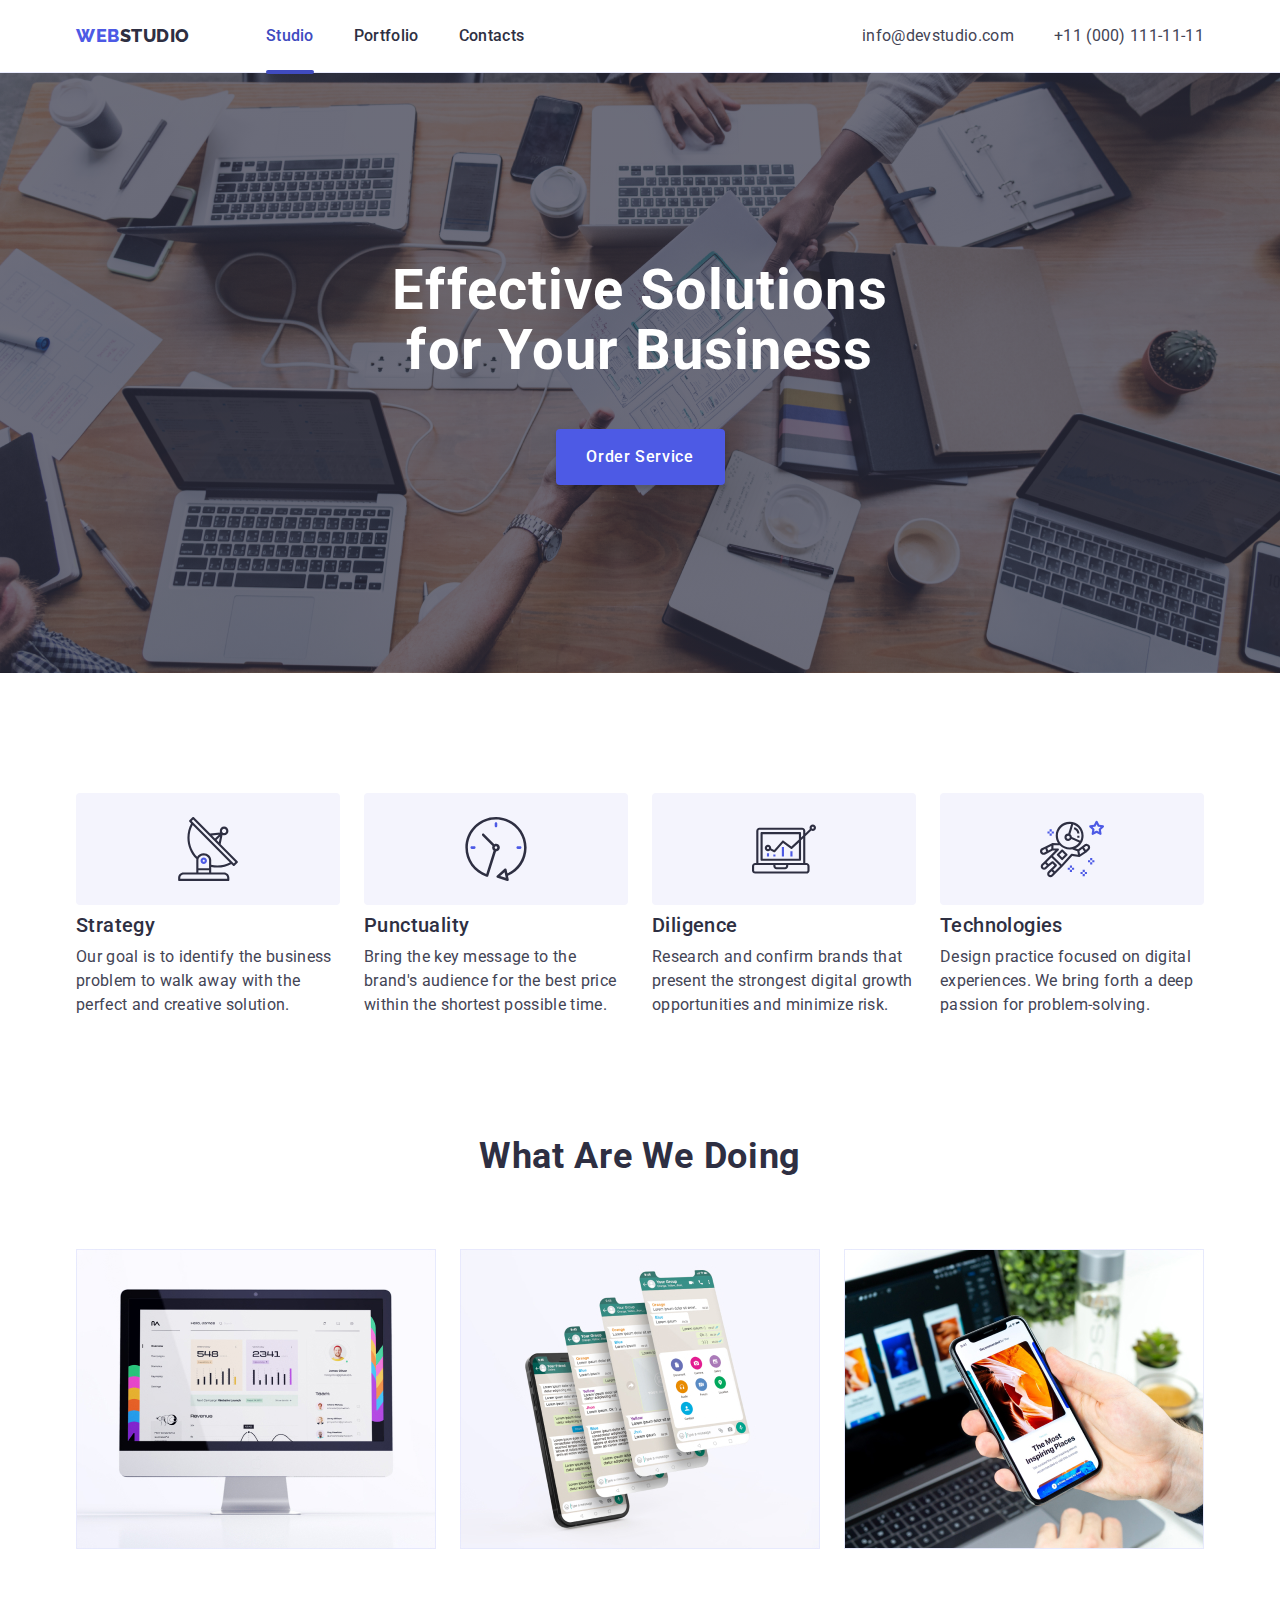
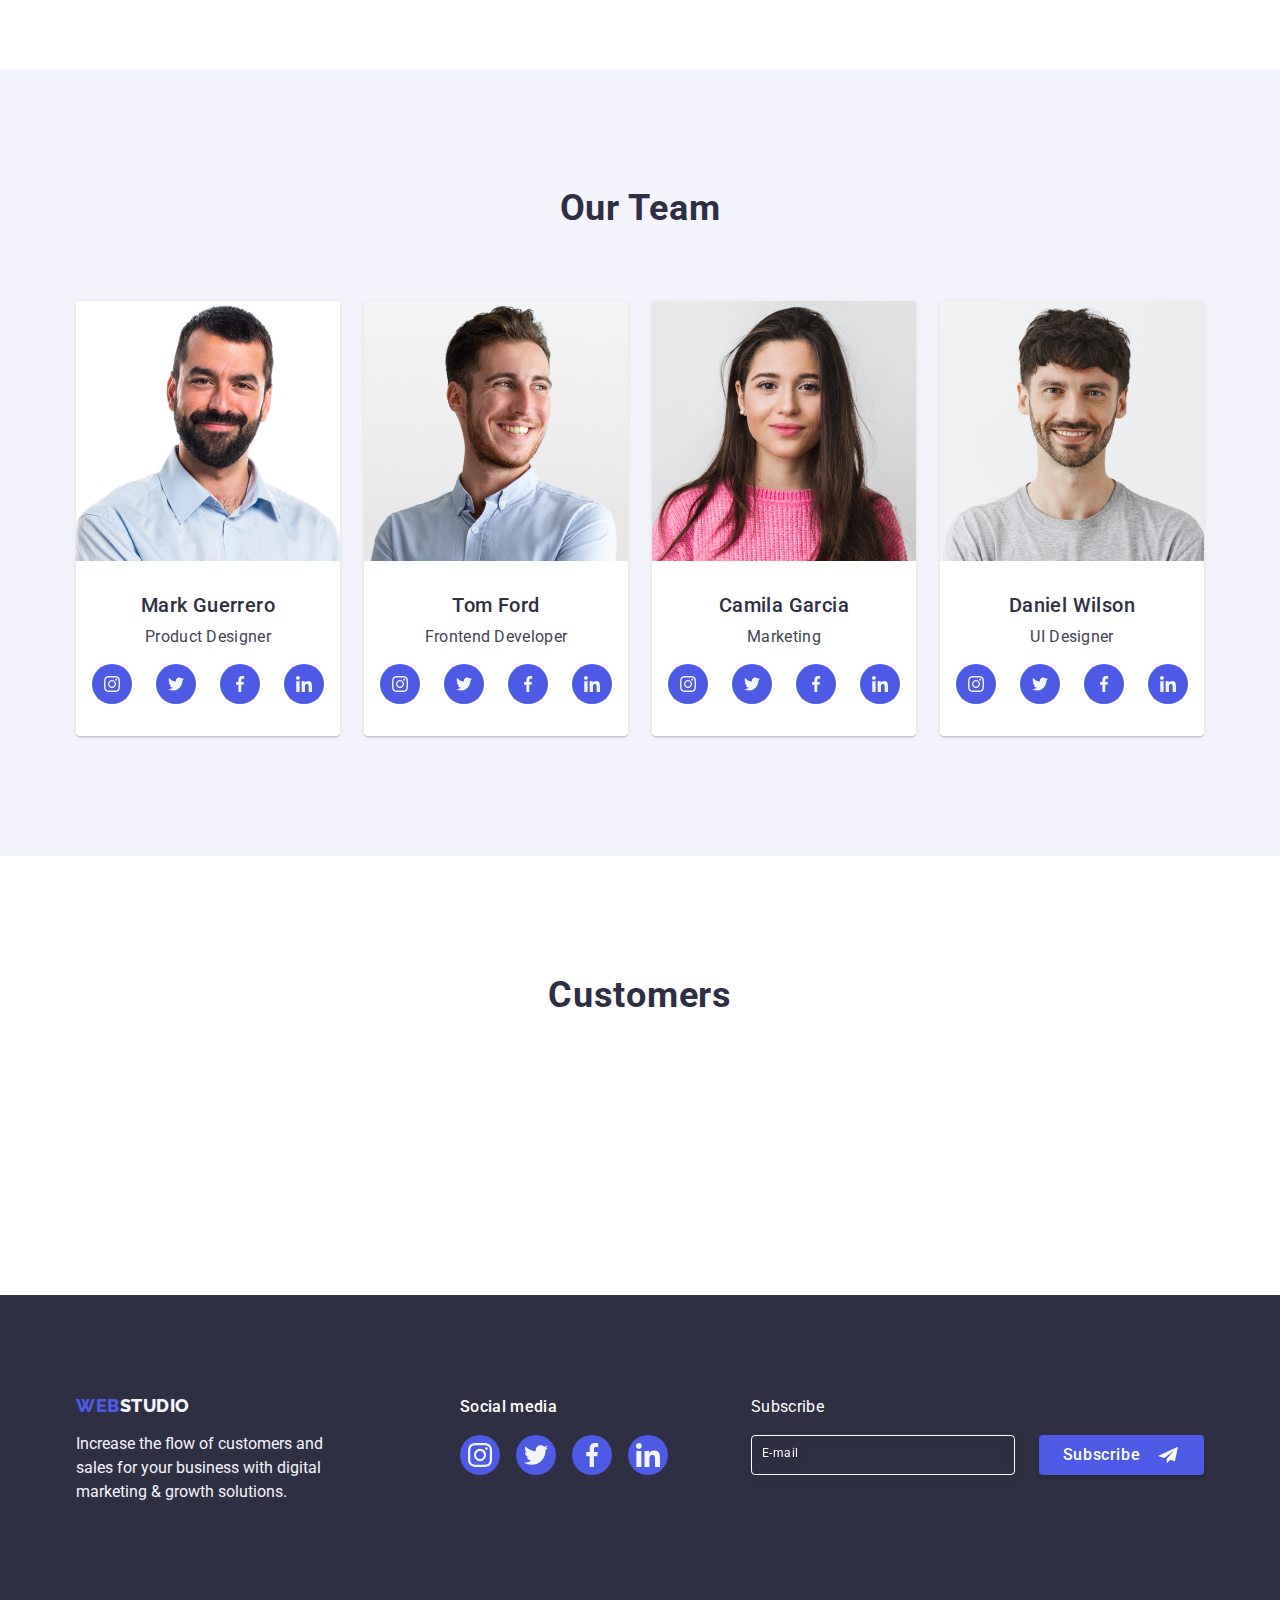
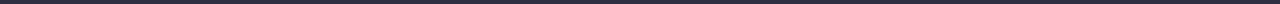
<file: index.html>
<!DOCTYPE html>
<html lang="en">
<head>
    <meta charset="UTF-8">
    <meta http-equiv="X-UA-Compatible" content="IE=edge">
    <meta name="viewport" content="width=device-width, initial-scale=1.0">
    <title>Document</title>
    <link rel="stylesheet" href="https://cdn.jsdelivr.net/npm/modern-normalize@1.1.0/modern-normalize.min.css">
    <link href="https://unpkg.com/aos@2.3.1/dist/aos.css" rel="stylesheet">
    <link rel="stylesheet" href="./css/styles.css"> 
    <link rel="preconnect" href="https://fonts.googleapis.com">
    <link rel="preconnect" href="https://fonts.gstatic.com" crossorigin>
<link
    href="https://fonts.googleapis.com/css2?family=Montserrat:wght@600&family=Raleway:wght@800&family=Roboto:wght@400;500;700&display=swap"
    rel="stylesheet">
</head>
<body>
    <header class="header">
               <div class="header-container container">
                   
                   <nav class="header-nav">
                        <a  class="header-link link list" href="./index.html">Web<span class="header-logo">Studio</span> </a>
                        <ul class="list header-list">
                            <li class="header-item"><a class="header-item-link current link" href="./index.html">Studio</a></li>
                            <li class="header-item"><a class="header-item-link  link" href="./portfolio.html">Portfolio</a></li>
                            <li class="header-item"><a class="header-item-link link" href="">Contacts</a></li>
                        </ul>
                   </nav >
                   <address class="header-contacts">
                        <ul class="header-contacts-list list">
                         <li ><a class="header-contacts-item link" href="mailto:info@devstudio.com">info@devstudio.com</a></li>
                         <li><a class="header-contacts-item link" href="tel:+110001111111">+11 (000) 111-11-11</a></li>
                        </ul>
                    </address>
                </div>
    </header>
    <main>
        <section class="hero">
            <div class="container container-hero">
                <h1 class="hero-title">Effective Solutions for Your Business</h1>
                <button class="hero-btn" type="button" data-modal-open>Order Service</button>
            </div>
            <div class="backdrop is-hidden" data-modal>
                <div class="modal">
                        <button class="modal-btn btn" type="button" data-modal-close>
                             <svg class="modal-icon" width="8" height="8">
                            <use href="./images/icons.svg#icon-close-black"></use>
                            </svg>
                            </button>
                        <strong class="modal-titel">Leave your contacts and we will call you back</strong>
                        <form class="modal-form" name="contacts" action="" >
                                <label class="modal-form-label" for="name">Name</label>
                                <div class="modal-form-field">
                                    <input class="modal-form-input" id="name" name="name" type="text">
                                    <svg class="contact-icon" width="18" height="24">
                                      <use href="./images/icons.svg#icon-person-black"></use>
                                    </svg>
                                </div>
                            <label class="modal-form-label" for="phone">Phone</label>
                            <div class="modal-form-field">
                                <input class="modal-form-input" id="phone" name="phone" type="tel">
                                <svg class="contact-icon" width="18" height="24">
                                    <use href="./images/icons.svg#icon-phone-black"></use>
                                </svg>
                            </div>
                            <label class="modal-form-label" for="email" >E-mail</label>
                            <div class="modal-form-field">
                                <input class="modal-form-input" id="email" name="e-mail" type="email">
                                <svg class="contact-icon" width="18" height="24">
                                    <use href="./images/icons.svg#icon-email-black"></use>
                                </svg>
                            </div>
                            <label class="modal-form-label" for="comment"> Comment</label>
                            <textarea class="modal-form-textarea" id="comment" name="Comment"  rows="6" placeholder="Text input"></textarea>
                            <label class=" modal-form-label-check" for="check">
                                <input class="modal-form-checkbox" id="check" type="checkbox" name="" >
                                    <svg class="modal-form-checkbox-icon" width="16" height="16">
                                    <use class="modal-form-checkbox-uncheced" href="./images/icons.svg#icon-noclick"></use>
                                    <use class="modal-form-checkbox-checed" href="./images/icons.svg#icon-click"></use>
                                    </svg>
                                <span class="text-checkbox">I accept the terms and conditions of the <a class=" link-checkbox" href=""> Privacy Policy</a></span>
                            </label>
                            <button class="send-btn btn" type="submit">Send</button>
                            </form>
                        
                </div>
            </div>
        </section>
        <section class="feature">
             <div class="container container-feature">
                 <h2 class="feature-title" hidden>how do we work</h2>  
                 <ul class="feature-list list">
                    <li class="feature-item">
                        <div class="feature-item-icon"><svg class="feature-icon" width="64" height="64">
                          <use href="./images/icons.svg#icon-antenna"></use>
                        </svg></div>
                        <h3 class="feature-title">Strategy</h3>
                        <p class="feature-text text">Our goal is to identify the business
                        problem to walk away with the perfect and creative solution.</p>
                    </li>
                    <li class="feature-item">
                        <div class="feature-item-icon"><svg class="feature-icon" width="64" height="64">
                                <use href="./images/icons.svg#icon-clock"></use>
                            </svg></div>
                        <h3 class="feature-title">Punctuality</h3>
                        <p class="feature-text text">Bring the key message to the brand's audience for the best price within the shortest possible time.</p>
                    </li>
                    <li class="feature-item">
                        <div class="feature-item-icon"><svg class="feature-icon" width="64" height="64">
                                <use href="./images/icons.svg#icon-diagram"></use>
                            </svg></div>
                        <h3 class="feature-title">Diligence</h3>
                        <p class="feature-text text">Research and confirm brands that present the strongest digital growth opportunities and minimize risk.</p>
                    </li>
                    <li class="feature-item">
                        <div class="feature-item-icon"><svg class="feature-icon" width="64" height="64">
                                <use href="./images/icons.svg#icon-astronaut"></use>
                            </svg></div>
                        <h3 class="feature-title">Technologies</h3>
                        <p class="feature-text text">Design practice focused on digital experiences. We bring forth a deep passion for problem-solving.</p>
                    </li>
                    </ul>
             </div>
        </section>
        <section class="about">
            <div class="container">
                <h2 class="about-title">What are we doing</h2>
                <ul class="about-list list">
                    <li class="about-img"><img src="./images/rectangle71(1).jpg" alt="Rectangle 71 (1)" width="360"></li>
                    <li class="about-img"><img src="./images/rectangle71(2).jpg" alt="Rectangle 71 (2)" width="360"></li>
                    <li class="about-img"><img src="./images/rectangle71(3).jpg" alt="Rectangle 71 (3)" width="360"></li>
                </ul>
            </div>
        </section>
    <section class="team">
        <div class="container">
            <h2 class="team-title">Our Team</h2>
            <ul class="team-list list">
                <li class="team-card">
                    <img src="./images/img.jpg" alt="Mark Guerrero" width="264">
                    <div class="container-team">
                        <h3 class="team-card-title">Mark Guerrero</h3>
                        <p class="team-text text">Product Designer</p>
                        <ul class="socials-team list">
                            <li class="socials-item"><a class="social-link link" href="https://Instagram.com" target="_blank" rel="noopener noreferrer" aria-label="Instagram icon" ><svg class="socials-icon" width="16" height="16">
                              <use href="./images/icons.svg#icon-instagram"></use>
                            </svg></a></li>
                            <li class="socials-item"><a class="social-link link" href="" target="_blank" rel="noopener noreferrer" aria-label="twitter icon"><svg class="socials-icon" width="16" height="16">
                              <use href="./images/icons.svg#icon-twitter"></use>
                            </svg></a></li>
                            <li class="socials-item"><a class="social-link link" href="" target="_blank" rel="noopener noreferrer" aria-label="facebook icon"><svg class="socials-icon" width="16" height="16">
                              <use href="./images/icons.svg#icon-facebook"></use>
                            </svg></a></li>
                            <li class="socials-item"><a class="social-link link" href="" target="_blank" rel="noopener noreferrer" aria-label="linkedin icon" ><svg class="socials-icon" width="16" height="16">
                              <use href="./images/icons.svg#icon-linkedin"></use>
                            </svg></a></li>
                        </ul>

                    </div>
                </li>
                <li class="team-card">
                    <img src="./images/img(1).jpg" alt="Tom Ford" width="264">
                    <div class="container-team">
                        <h3 class="team-card-title">Tom Ford</h3>
                        <p class="team-text text">Frontend Developer</p>
                        <ul class="socials-team list">
                            <li class="socials-item"><a class="social-link link" href="https://Instagram.com" target="_blank"
                                    rel="noopener noreferrer" aria-label="Instagram icon"><svg class="socials-icon" width="16" height="16">
                                        <use href="./images/icons.svg#icon-instagram"></use>
                                    </svg></a></li>
                            <li class="socials-item"><a class="social-link link" href="" target="_blank" rel="noopener noreferrer"
                                    aria-label="twitter icon"><svg class="socials-icon" width="16" height="16">
                                        <use href="./images/icons.svg#icon-twitter"></use>
                                    </svg></a></li>
                            <li class="socials-item"><a class="social-link link" href="" target="_blank" rel="noopener noreferrer"
                                    aria-label="facebook icon"><svg class="socials-icon" width="16" height="16">
                                        <use href="./images/icons.svg#icon-facebook"></use>
                                    </svg></a></li>
                            <li class="socials-item"><a class="social-link link" href="" target="_blank" rel="noopener noreferrer"
                                    aria-label="linkedin icon"><svg class="socials-icon" width="16" height="16">
                                        <use href="./images/icons.svg#icon-linkedin"></use>
                                    </svg></a></li>
                        </ul>

                    </div>
            </li>
                <li class="team-card">
                    <img src="./images/img(3).jpg" alt="Camila Garcia" width="264">
                    <div class="container-team">
                        <h3 class="team-card-title">Camila Garcia</h3>
                        <p class="team-text text">Marketing</p>
                        <ul class="socials-team list">
                            <li class="socials-item"><a class="social-link link" href="https://Instagram.com" target="_blank"
                                    rel="noopener noreferrer" aria-label="Instagram icon"><svg class="socials-icon" width="16" height="16">
                                        <use href="./images/icons.svg#icon-instagram"></use>
                                    </svg></a></li>
                            <li class="socials-item"><a class="social-link link" href="" target="_blank" rel="noopener noreferrer"
                                    aria-label="twitter icon"><svg class="socials-icon" width="16" height="16">
                                        <use href="./images/icons.svg#icon-twitter"></use>
                                    </svg></a></li>
                            <li class="socials-item"><a class="social-link link" href="" target="_blank" rel="noopener noreferrer"
                                    aria-label="facebook icon"><svg class="socials-icon" width="16" height="16">
                                        <use href="./images/icons.svg#icon-facebook"></use>
                                    </svg></a></li>
                            <li class="socials-item"><a class="social-link link" href="" target="_blank" rel="noopener noreferrer"
                                    aria-label="linkedin icon"><svg class="socials-icon" width="16" height="16">
                                        <use href="./images/icons.svg#icon-linkedin"></use>
                                    </svg></a></li>
                        </ul>

                    </div>
                </li>
                <li class="team-card">
                    <img src="./images/img(2).jpg" alt="Daniel Wilson" width="264">
                    <div class="container-team">
                        <h3 class="team-card-title">Daniel Wilson</h3>
                        <p class="team-text text">UI Designer</p>
                        <ul class="socials-team list">
                            <li class="socials-item"><a class="social-link link" href="https://Instagram.com" target="_blank"
                                    rel="noopener noreferrer" aria-label="Instagram icon"><svg class="socials-icon" width="16" height="16">
                                        <use href="./images/icons.svg#icon-instagram"></use>
                                    </svg></a></li>
                            <li class="socials-item"><a class="social-link link" href="" target="_blank" rel="noopener noreferrer"
                                    aria-label="twitter icon"><svg class="socials-icon" width="16" height="16">
                                        <use href="./images/icons.svg#icon-twitter"></use>
                                    </svg></a></li>
                            <li class="socials-item"><a class="social-link link" href="" target="_blank" rel="noopener noreferrer"
                                    aria-label="facebook icon"><svg class="socials-icon" width="16" height="16">
                                        <use href="./images/icons.svg#icon-facebook"></use>
                                    </svg></a></li>
                            <li class="socials-item"><a class="social-link link" href="" target="_blank" rel="noopener noreferrer"
                                    aria-label="linkedin icon"><svg class="socials-icon" width="16" height="16">
                                        <use href="./images/icons.svg#icon-linkedin"></use>
                                    </svg></a></li>
                        </ul>

                    </div>
            </li>
            </ul>
        </div>
    </section>
    <section class="customers">
        <div class="container customers-container">
            <h2 class="title-cust" >Customers</h2>
            <ul class="clients-list list" data-aos="zoom-in-down" data-aos-duration="700">
                    <li class="clients-item"><a href="" class="client-link"><svg class="client-icon" width="104" height="56">
                      <use href="./images/icons.svg#icon-logo1"></use>
                    </svg></a></li>
                    <li class="clients-item"><a href="" class="client-link"><svg class="client-icon" width="104" height="56">
                      <use href="./images/icons.svg#icon-logo2"></use>
                    </svg></a></li>
                    <li class="clients-item"><a href="" class="client-link"><svg class="client-icon" width="104" height="56">
                      <use href="./images/icons.svg#icon-logo3"></use>
                    </svg></a></li>
                    <li class="clients-item"><a href="" class="client-link"><svg class="client-icon" width="104" height="56">
                      <use href="./images/icons.svg#icon-logo4"></use>
                    </svg></a></li>
                    <li class="clients-item"><a href="" class="client-link"><svg class="client-icon" width="104" height="56">
                      <use href="./images/icons.svg#icon-logo5"></use>
                    </svg></a></li>
                    <li class="clients-item"><a href="" class="client-link"><svg class="client-icon" width="104" height="56">
                      <use href="./images/icons.svg#icon-logo6"></use>
                    </svg></a></li>
            </ul>
            
        </div>
    </section>
        
    </main>
    <footer class="completion ">
        <div class="container container-comp">
                    <div class=" footer-block">
                        <a class="completion-link  link list" href="./index.html">Web<span class="completion-logo header-link">Studio</span> </a>
                        <p class="completion-text text">Increase the flow of customers and sales for your business with digital marketing & growth solutions.</p>
                    </div>
                    <div class=" social-media">
                        <p class="smedia-text">Social media</p>
                        <ul class="socials-footer list">
                            <li class="socials-item"><a class="social-link-footer link" href="https://Instagram.com" target="_blank"
                                    rel="noopener noreferrer" aria-label="Instagram icon"><svg class="socials-icon" width="24" height="24">
                                        <use href="./images/icons.svg#icon-instagram"></use>
                                    </svg></a></li>
                            <li class="socials-item"><a class="social-link-footer link" href="" target="_blank" rel="noopener noreferrer"
                                    aria-label="twitter icon"><svg class="socials-icon" width="24" height="24">
                                        <use href="./images/icons.svg#icon-twitter"></use>
                                    </svg></a></li>
                            <li class="socials-item"><a class="social-link-footer link" href="" target="_blank" rel="noopener noreferrer"
                                    aria-label="facebook icon"><svg class="socials-icon" width="24" height="24">
                                        <use href="./images/icons.svg#icon-facebook"></use>
                                    </svg></a></li>
                            <li class="socials-item"><a class="social-link-footer link" href="" target="_blank" rel="noopener noreferrer"
                                    aria-label="linkedin icon"><svg class="socials-icon" width="24" height="24">
                                        <use href="./images/icons.svg#icon-linkedin"></use>
                                    </svg></a></li>
                        </ul>

                    </div>
                    <div class="subscribe">
                        <p class="subscribe-title">Subscribe</p>
                        <form action="" class="e-mail">
                                    <input name="e-mail" class="footer-contact-input" type="text" placeholder="E-mail">
                            <button class="subscribe-btn btn" type="submit">Subscribe<svg class="icon-send" width="24" height="20">
                                    <use href="./images/icons.svg#icon-send"></use>
                                    </svg>
                            </button>
                        </form>    
                    </div>
        </div>
    </footer>
<script src="https://unpkg.com/aos@2.3.1/dist/aos.js"></script>
<script src="./js/animation.js"></script>
 <script src="./js/modal.js"></script>

</body>
</file>
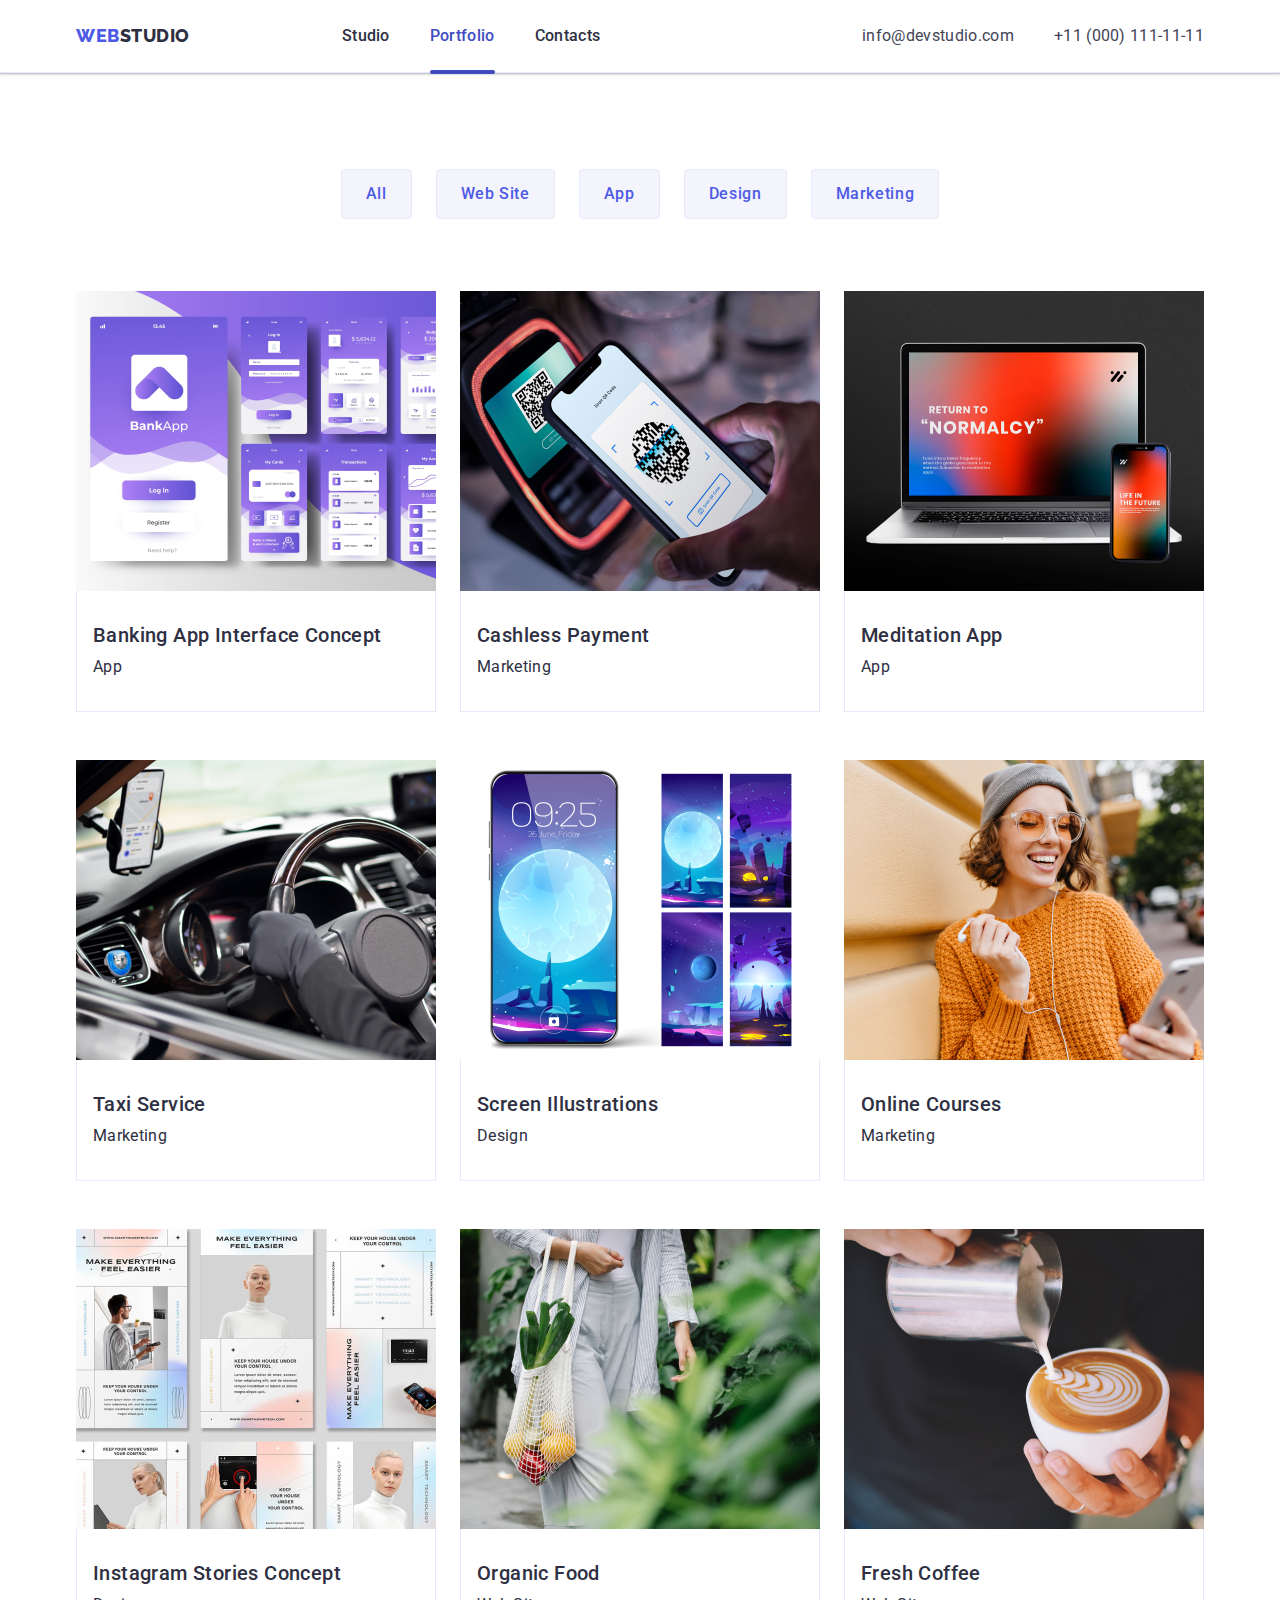
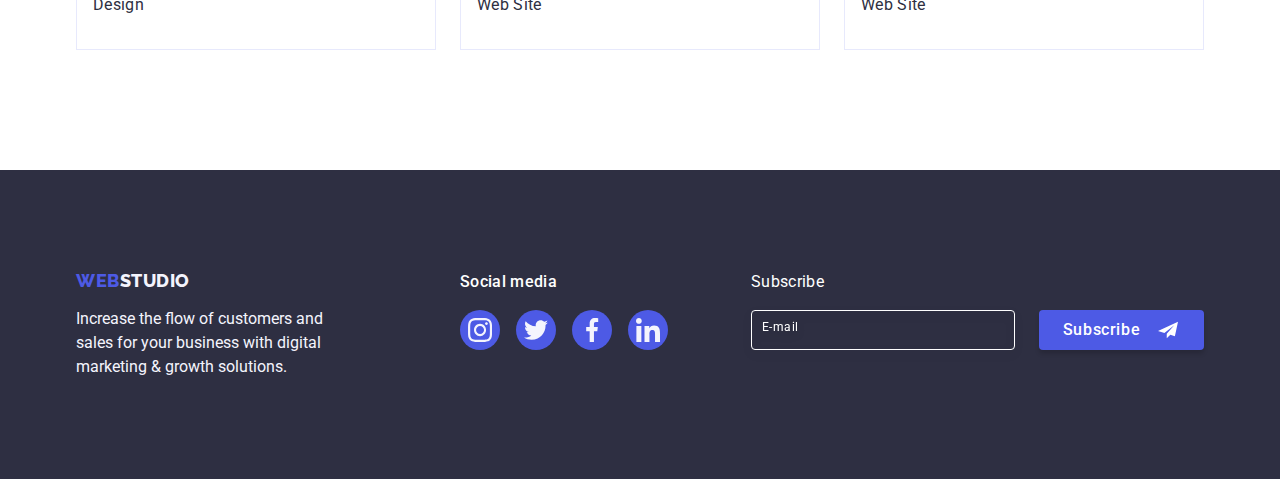
<file: portfolio.html>
<!DOCTYPE html>
<html lang="en">
<head>
    <meta charset="UTF-8">
    <meta http-equiv="X-UA-Compatible" content="IE=edge">
    <meta name="viewport" content="width=device-width, initial-scale=1.0">
    <title>Document</title>
    <link rel="stylesheet" href="https://cdn.jsdelivr.net/npm/modern-normalize@1.1.0/modern-normalize.min.css">
    <link rel="stylesheet" href="./css/styles.css">
    <link rel="preconnect" href="https://fonts.googleapis.com">
    <link rel="preconnect" href="https://fonts.gstatic.com" crossorigin>
    <link
        href="https://fonts.googleapis.com/css2?family=Montserrat:wght@600&family=Raleway:wght@800&family=Roboto:wght@400;500;700&display=swap"
        rel="stylesheet">

</head>
<body>
<header class="header">
    <div class="container header-container ">
    <nav class="header-nav ">
        <a class="header-link link list" href="./index.html">Web<span class="header-logo header-link">Studio</span>
        </a>
        <ul class="list header-list"> 
            <li class="header-item ">
                <a class="header-item-link link" href="./index.html">Studio</a>
            </li>
            <li class="header-item">
                <a class="header-item-link  current link" href="./portfolio.html">Portfolio</a>
            </li>
            <li class="header-item">
                <a class="header-item-link link" href="">Contacts</a>
            </li>
        </ul>

    </nav>
    <address class="header-contacts">
        <ul class="header-contacts-list list">
            <li><a class="header-contacts-item link" href="mailto:info@devstudio.com">info@devstudio.com</a></li>
            <li><a class="header-contacts-item link" href="tel:+110001111111">+11 (000) 111-11-11</a></li>
        </ul>
    </address>
</div>
</header>
    <main>
        <section class="portfolio">
            <div class="container">
                <h1 hidden>portfolio</h1>
                <ul class="list list-container">
                    <li> <button class="filter" type="button"> All</button></li>
                    <li><button class="filter" type="button"> Web Site</button></li>
                    <li><button class="filter" type="button"> App</button></li>
                    <li><button class="filter" type="button">Design</button></li>
                    <li><button class="filter" type="button"> Marketing</button></li>
                </ul>
                <ul class="list img-container card-set">
                    <li class="img-port">
                        <a class="link img-link" href="">
                            <div class="port-box">
                                <img src="./images/portfolio/img1.jpg" alt="Banking App Interface Concept" width="360">
                                <div class="overlay">
                                    <p class="overlay-label">14 Stylish and User-Friendly App Design Concepts · Task Manager App · Calorie Tracker App · Exotic Fruit Ecommerce App ·
                                        Cloud Storage App</p>
                                 </div>
                            </div>
                            <div class="container-card">
                                <h2 class="port-card-title">Banking App Interface Concept</h2>
                                <p class="port-text">App</p> 
                            </div> 
                        </a>
                    </li>
                    <li class="img-port">
                         <a class="link img-link" href="">
                            <div class="port-box">
                                <img src="./images/portfolio/img2.jpg" alt="Cashless Payment" width="360">
                                <div class="overlay">
                                    <p class="overlay-label">14 Stylish and User-Friendly App Design Concepts · Task Manager App · Calorie Tracker App ·
                                     Exotic Fruit Ecommerce App · Cloud Storage App</p>
                                </div>
                            </div>
                             <div class="container-card">
                             <h2 class="port-card-title">Cashless Payment</h2>
                        <p class="port-text">Marketing</p></div></a>
                    </li>
                    <li class="img-port"> 
                        <a class="link img-link" href="">
                            <div class="port-box">
                                <img src="./images/portfolio/img3.jpg" alt="Meditation App" width="360">
                                <div class="overlay">
                                    <p class="overlay-label">14 Stylish and User-Friendly App Design Concepts · Task Manager App · Calorie Tracker App ·
                                        Exotic Fruit Ecommerce App · Cloud Storage App</p>
                                </div>
                            </div>
                        </a>
                                <div class="container-card">
                                    <h2 class="port-card-title">Meditation App</h2>
                                    <p class="port-text">App</p>
                                </div>
                            
                    </li> 
                    <li class="img-port">
                         <a class="link img-link" href="">
                            <div class="port-box">
                                <img src="./images/portfolio/img4.jpg" alt="Taxi Service" width="360">
                                <div class="overlay">
                                <p class="overlay-label">14 Stylish and User-Friendly App Design Concepts · Task Manager App · Calorie Tracker App ·
                                 Exotic Fruit Ecommerce App · Cloud Storage App</p>
                                </div>
                            </div>
                        <div class="container-card">
                            <h2 class="port-card-title">Taxi Service</h2>
                        <p class="port-text">Marketing</p></div></a>
                    </li>
                    <li class="img-port"> 
                        <a class="link img-link"  href="">
                            <div class="port-box">
                            <img src="./images/portfolio/img5.jpg" alt="Screen Illustrations" width="360">
                            <div class="overlay">
                                <p class="overlay-label">14 Stylish and User-Friendly App Design Concepts · Task Manager App · Calorie Tracker App ·
                                    Exotic Fruit Ecommerce App · Cloud Storage App</p>
                                </div>
                            </div>
                        <div class="container-card">
                            <h2 class="port-card-title">Screen Illustrations</h2>
                        <p class="port-text">Design</p></div></a>
                    </li>
                    <li class="img-port">
                         <a class="link img-link" href="">
                            <div class="port-box">
                            <img src="./images/portfolio/img6.jpg" alt="Online Courses" width="360">
                            <div class="overlay">
                                <p class="overlay-label">14 Stylish and User-Friendly App Design Concepts · Task Manager App · Calorie Tracker App ·
                                    Exotic Fruit Ecommerce App · Cloud Storage App</p>
                                </div>
                            </div>
                        <div class="container-card">
                            <h2 class="port-card-title">Online Courses</h2>
                        <p class="port-text">Marketing</p></div></a>
                    </li>
                    <li class="img-port"> 
                        <a class="link img-link" href="">
                            <div class="port-box">
                            <img src="./images/portfolio/img7.jpg" alt="Instagram Stories Concept" width="360">
                            <div class="overlay">
                                <p class="overlay-label">14 Stylish and User-Friendly App Design Concepts · Task Manager App · Calorie Tracker App ·
                                    Exotic Fruit Ecommerce App · Cloud Storage App</p>
                                </div>
                            </div>
                        <div class="container-card">
                            <h2 class="port-card-title">Instagram Stories Concept</h2>
                        <p class="port-text">Design</p></div></a>
                    </li>
                    <li class="img-port"> 
                        <a class="link img-link" href="">
                            <div class="port-box">
                            <img src="./images/portfolio/img8.jpg" alt="Organic Food" width="360">
                            <div class="overlay">
                                <p class="overlay-label">14 Stylish and User-Friendly App Design Concepts · Task Manager App · Calorie Tracker App ·
                                    Exotic Fruit Ecommerce App · Cloud Storage App</p>
                                </div>
                            </div>
                        <div class="container-card">
                        <h2 class="port-card-title">Organic Food</h2>
                        <p class="port-text">Web Site</p></div></a>
                    </li>
                    <li class="img-port"> 
                        <a class="link img-link" href="">
                            <div class="port-box">
                            <img src="./images/portfolio/img9.jpg" alt="Fresh Coffee" width="360">
                            <div class="overlay">
                                <p class="overlay-label">14 Stylish and User-Friendly App Design Concepts · Task Manager App · Calorie Tracker App ·
                                    Exotic Fruit Ecommerce App · Cloud Storage App</p>
                                </div>
                            </div>
                        <div class="container-card">
                        <h2 class="port-card-title">Fresh Coffee</h2>
                        <p class="port-text">Web Site</p></div></a>
                    </li>
                </ul>
                       
            </div>
         </section>
     </main>


    <footer class="completion ">
        <div class="container container-comp">
            <div class=" footer-block">
                <a class="completion-link  link list" href="./index.html">Web<span
                        class="completion-logo header-link">Studio</span> </a>
                <p class="completion-text text">Increase the flow of customers and sales for your business with digital
                    marketing & growth solutions.</p>
            </div>
            <div class=" social-media">
                <p class="smedia-text">Social media</p>
                <ul class="socials-footer list">
                    <li class="socials-item"><a class="social-link-footer link" href="https://Instagram.com" target="_blank"
                            rel="noopener noreferrer" aria-label="Instagram icon"><svg class="socials-icon" width="24"
                                height="24">
                                <use href="./images/icons.svg#icon-instagram"></use>
                            </svg></a></li>
                    <li class="socials-item"><a class="social-link-footer link" href="" target="_blank" rel="noopener noreferrer"
                            aria-label="twitter icon"><svg class="socials-icon" width="24" height="24">
                                <use href="./images/icons.svg#icon-twitter"></use>
                            </svg></a></li>
                    <li class="socials-item"><a class="social-link-footer link" href="" target="_blank" rel="noopener noreferrer"
                            aria-label="facebook icon"><svg class="socials-icon" width="24" height="24">
                                <use href="./images/icons.svg#icon-facebook"></use>
                            </svg></a></li>
                    <li class="socials-item"><a class="social-link-footer link" href="" target="_blank" rel="noopener noreferrer"
                            aria-label="linkedin icon"><svg class="socials-icon" width="24" height="24">
                                <use href="./images/icons.svg#icon-linkedin"></use>
                            </svg></a></li>
                </ul>
    
            </div>
            <div class="subscribe">
                <p class="subscribe-title">Subscribe</p>
                <form action="" class="e-mail">
                    <input name="e-mail" class="footer-contact-input" type="text" placeholder="E-mail">
                    <button class="subscribe-btn btn" type="submit">Subscribe<svg class="icon-send" width="24" height="20">
                            <use href="./images/icons.svg#icon-send"></use>
                        </svg>
                    </button>
                </form>
            </div>
        </div>
    </footer>
</body>
</html>
</file>
<file: css/styles.css>
:root{
  --dark-color: #2e2f42;
  --textp-color: #434455;
  --white-color: #fff;
  --logo-color:#4d5ae5;
  --light-color:#F4F4FD;
  --hover-color:#404BBF;
  --btn-color: #E7E9FC;
  --icon-focus:#31D0AA;
  --color-icon:#8e8f99;
  --box:#2E2F42;

  /* --indent:30px; */
  /* --items: 3; */


}
body {
    color:var(--textp-color);
    background-color: var(--white-color) ;
    font-family: "Roboto", sans-serif;
}

/* reset start */
.link {

    text-decoration: none;
}
.list {
    list-style: none
}
button {
    font-family: inherit;
    color: currentColor;
    cursor: pointer;
}
h1, h2, h3, h4, h5, h6, p {
    margin: 0;}
img {
display: block;
max-width: 100%;
height: auto;
}
ul{ margin: 0;
    padding: 0;
    list-style: none;

}

/* reset finish */

.header{
    /* position: fixed; */
    /* top: 0; */
    /* width: 100%; */
    /* background-color: var(--white-color); */
    border-bottom: 1px solid #e7e9fc;
    box-shadow: 0px 2px 1px rgba(46, 47, 66, 0.08), 0px 1px 1px rgba(46, 47, 66, 0.16), 0px 1px 6px rgba(46, 47, 66, 0.08);
}
.container {
    
    width: 1158px;
    margin-left: auto;
    margin-right: auto;
   
    padding-left: 15px;
    padding-right: 15px;
}

.header-container{
   
    padding: 0 15px;
    display: flex;
    align-items: center;
    
    justify-content: space-between;
}
.header-list{
    display: flex;
    align-items: center;
    
    gap: 40px;

}
.header-nav{
    display: flex;
    align-items: center;
    
}
.header-link {
 position: relative;
             
        font-family: 'Raleway', sans-serif;
        font-weight: 800;
        font-size: 18px;
        line-height: 1.17;
        letter-spacing: 0.03em;
        text-transform: uppercase;
        color: var(--logo-color);
        margin-right: 76px
}


 .header-logo {
    color: var(--dark-color);
 }

.header-item{
    display:flex;
    
    
}
.header-item-link {
    position: relative;
    font-weight: 500;
    font-size: 16px;
    line-height: 1.5;
    letter-spacing: 0.02em;
    color: var(--dark-color);
    padding: 24px 0;
    transition: color 250ms cubic-bezier(0.4, 0, 0.2, 1);
    }
.header-item-link:hover,
.header-item-link:focus {
    color: var(--hover-color); 
}

.header-item-link::after{

    position: absolute;
    bottom: -2px;
    left: 0;
    display: block;
    content: "";
    width: 100%;
    height: 4px;
    
    border-radius: 4px;
    }
.current.header-item-link {
    color: var(--hover-color);
    transition: background-color 250ms cubic-bezier(0.4, 0, 0.2, 1);
}
.header-item-link.current::after
{
background-color: var(--hover-color);
color: var(--hover-color);
}

.header-contacts {
    display: flex;
    font-style: normal;
    
}
.header-contacts-list{
    display: flex;
    gap: 40px;
    margin-right: auto;
}
.header-contacts-item {
    font-size: 16px;
    line-height: 1.5;
    letter-spacing: 0.02em;
    color: var(--textp-color);
    transition: color 250ms cubic-bezier(0.4, 0, 0.2, 1);
    
}
.header-contacts-item:hover,
.header-contacts-item:focus {
color: var(--hover-color);
}
.hero {
    background-image: linear-gradient(rgba(46, 47, 66, 0.7), rgba(46, 47, 66, 0.7)), url(../images/people.jpg);
    background-position: center;
    background-repeat: no-repeat;
    background-size: cover;
    max-width: 1440px;
    margin-left: auto;
    margin-right: auto;
    background-color:var(--dark-color);
    padding: 188px 0;
}
.container-hero{
    margin-left: auto;
    margin-right: auto;
    align-content: center;
    flex-wrap: wrap;
    justify-content: center;
    flex-wrap: wrap;
}

.hero-title {
    
    font-size: 56px;
    font-family: 'Roboto';
    font-weight: 700;
    line-height: 1.07;
    max-width: 496px;
    margin-left: auto;
    margin-right: auto;

    text-align: center;
    letter-spacing: 0.02em;
    color: var(--white-color);
}

.hero-btn {
    font-family: "Roboto", sans-serif;
    background:var(--logo-color);
        font-weight: 500;
        font-size: 16px;
        line-height: 1.5;
        letter-spacing: 0.04em;
        color: var(--white-color);
        cursor: pointer;
        display: block;
        min-width: 169px;
        height: 56px;
        text-align: center;
        box-shadow: 0px 4px 4px rgba(0, 0, 0, 0.15);
        border: none;
        border-radius: 4px;
        margin-left: auto;
        margin-right: auto;
        margin-top: 48px;
        transition: background-color 250ms cubic-bezier(0.4, 0, 0.2, 1);    
               
}
.hero-btn:focus, .hero-btn:hover {
background: var(--hover-color);
}
.feature{
    padding: 120px 0;
}
.feature-list{
    display: flex;
    justify-content: space-between;
    gap: 24px;
}
.feature-item{
    width: calc((100% - 72px) / 4);
}
.feature-title {
    font-weight: 500;
    font-size: 20px;
    line-height: 1.2;
    letter-spacing: 0.02em;
    color: var(--dark-color);
    margin-bottom: 8px;

}

.feature-text {
font-size: 16px;
line-height: 1.5;
letter-spacing: 0.02em;
color: var(--textp-color);
}
.feature-item-icon{
    display: flex;
    justify-content: center;
    align-items: center;
    
    
    height: 112px;
    background: #F4F4FD;
    border-radius: 4px;
    margin-bottom: 8px;
}
.feature-icon{
    width: 64px;
    height: 64px;
    
}
.about{
padding-bottom: 120px;
}
.about-list {
    display: flex;
    gap: 24px;
}
.about-img{
    display: block;
    width: 360px;
    height: 300px;
    width: calc((100% - 48px) / 3);
}
.about-title {
font-size: 36px;
line-height: 1.11;
letter-spacing: 0.02em;
text-transform: capitalize;
text-align: center;
color: var(--dark-color);
margin-bottom: 72px;
}


.team {
    background-color: var(--light-color);
    padding: 120px 0;
}
.team-list{
    display: flex;
    gap: 24px;
}
.container-team{
    padding: 32px 0px;
    border-radius: 0px 0px 4px 4px;
    text-align: center;
}
.team-title {
font-size: 36px;
line-height: 1.11;
text-align: center;
letter-spacing: 0.02em;
text-transform: capitalize;
color: var(--dark-color);
margin-bottom: 72px;
}
.team-card-title {
font-weight: 500;
font-size: 20px;
line-height: 1.2;
letter-spacing: 0.02em;
color: var(--dark-color);
margin-bottom:8px;


text-align: center;
}


.team-card {
    background-color: var(--white-color);
    width: calc((100%-72px)/4);
    box-shadow: 0px 1px 6px rgba(46, 47, 66, 0.08), 0px 1px 1px rgba(46, 47, 66, 0.16), 0px 2px 1px rgba(46, 47, 66, 0.08);
    border-radius: 0px 0px 4px 4px;
}

.team-text {
    font-size: 16px;
    line-height: 1.5;
    letter-spacing: 0.02em;
    color: var(--textp-color);
    text-align: center;
    margin-bottom: 15px;
}
.socials-team {
    display: flex;
    justify-content: center;
    gap: 24px;
}





.social-link {
    display: flex;
    justify-content: center;
    align-items: center;
    width: 40px;
    height: 40px;
    background-color:var(--logo-color);
    border-radius: 50%;
    fill: var(--light-color);
    transition: background-color 250ms cubic-bezier(0.4, 0, 0.2, 1);
}
.social-link:hover,
.social-link:focus{
    background-color: #404bbf;
}
.social-link-footer{
    display: flex;
        justify-content: center;
        align-items: center;
        width: 40px;
        height: 40px;
        background-color: var(--logo-color);
        border-radius: 50%;
        fill: var(--light-color);
        transition: background-color 250ms cubic-bezier(0.4, 0, 0.2, 1);
}
.social-link-footer:focus,
.social-link-footer:hover{
    background-color: #31d0aa;
}

.completion {
    align-items: center;
    background-color:var(--dark-color);
    padding: 100px 0;
}
.completion-link {
display: inline-block;
font-family: "Raleway", sans-serif;
font-weight: 800;
font-size: 18px;
line-height: 1.17;
letter-spacing: 0.03em;
text-transform: uppercase;
color: var(--logo-color);
margin-bottom: 16px;
margin-right: 76px;
}
.completion-logo {
color: var(--light-color);
}
.completion-text {
color: var(--light-color);
max-width: 264px;
line-height: 24px;
font-family: 'Roboto';
font-style: normal;
font-weight: 400;
font-size: 16px;
line-height: 24px;
}
.container-comp{
    display: flex;
    /* gap: 120px; */
    align-items: baseline;
    
}
.smedia-text{
    
    color: var(--white-color);
    
    
    font-weight: 500;
    font-size: 16px;
    line-height: 1.5;
    letter-spacing: 0.02em;
    margin-bottom: 16px;
}


.socials-icon{
  fill: var(--light-color);  
}
.footer-block{
width: 264px;
/* gap: 120px; */
margin-right: 120px;

}
.filter {
    font-family: "Roboto", sans-serif;
    font-weight: 500;
    font-size: 16px;
    line-height: 1.5;
    letter-spacing: 0.04em;
    color: var(--logo-color);
    padding: 12px 24px;
    border: 1px solid #e7e9fc;
    border-radius: 4px;
    background-color:#F4F4FD;
    cursor: pointer;
    transition: background-color 250ms cubic-bezier(0.4, 0, 0.2, 1), color 250ms cubic-bezier(0.4, 0, 0.2, 1), box-shadow 250ms cubic-bezier(0.4, 0, 0.2, 1),
border-color 250ms cubic-bezier(0.4, 0, 0.2, 1);
}

 .filter:hover,
 .filter:focus {
    color: var(--white-color);
    background-color: var(--hover-color);
    border-color:var(--hover-color);
    box-shadow: 0px 3px 1px rgba(0, 0, 0, 0.1), 0px 2px 1px rgba(0, 0, 0, 0.08), 0px 2px 2px rgba(0, 0, 0, 0.12);
    border-color: 1px solid transparent;
}
 .list-container{
    display: flex;
    justify-content: center;
    gap:24px;
    margin-bottom: 72px;
 }
.portfolio {
padding-top: 96px;
padding-bottom: 120px;
}


.img-container{
    display: flex;
    flex-wrap: wrap;
    column-gap:24px;
    row-gap: 48px;
}
.img-port{
width: calc((100% - 48px) / 3);
}
.img-link {
    display: block;
    transition: box-shadow 250ms cubic-bezier(0.4, 0, 0.2, 1);
}
.img-link:hover,
.img-link:focus
{
    box-shadow: 0px 1px 6px rgba(46, 47, 66, 0.08), 0px 1px 1px rgba(46, 47, 66, 0.16), 0px 2px 1px rgba(46, 47, 66, 0.08);
}
.container-card{
padding: 32px 16px;
border: 1px solid #e7e9fc;
border-top: none;

}
.port-card-title{
        font-family: 'Roboto';
        font-style: normal;
        font-weight: 500;
        font-size: 20px;
        line-height: 24px;
        letter-spacing: 0.02em;
        margin-bottom: 8px;
}
.port-text, .port-card-title {
    text-align: left;
    
    line-height: 24px;
    letter-spacing: 0.02em;
    color: var(--dark-color);
}
.port-box{
position: relative;
overflow: hidden;
}
.overlay{
    position: absolute;
    width: 100%;
    height: 100%;
    padding: 40px 32px 164px 32px;
    top: 0;
    left: 0;
    transform: translateY(100%);
    background-color: var(--logo-color) ;
    transition: transform 250ms cubic-bezier(0.4, 0, 0.2, 1);
    };


.img-port:hover .overlay,
.img-port:focus .overlay
 {
transform: translateY(0);
color: var(--light-color);
font-size: 16px;
line-height: 24px;
letter-spacing: 0.02em;
}
.customers{
padding-top: 120px;
padding-bottom: 120px;
}
.customers-container {
    margin: 82px, 156px, 120px, 156px;
}



.title-cust {
    text-align: center;
    
    margin-bottom: 72px;
    font-size: 36px;
    line-height: 1.1;
    text-align: center;
    letter-spacing: 0.02em;
    text-transform: capitalize;
    color: var(--dark-color);
}

.clients-list {
    display: flex;
    align-items: center;
    gap: 24px;
}



.client-link {
    display: flex;
    align-items: center;
    justify-content: center;
    width: 168px;
    height: 88px;
    fill:var(--color-icon);
    color:var(--color-icon);
    border: 1px solid var(--color-icon);
    border-radius: 4px;
    transition: border 250ms cubic-bezier(0.4, 0, 0.2, 1),color 250ms cubic-bezier(0.4, 0, 0.2, 1);
}
.client-link:hover,
.client-link:focus{
    
border: 1px solid var(--hover-color);
color: #404bbf;
}

.client-icon {
fill: currentColor;
}
.socials-footer{
    display: flex;
    gap: 16px;
}
.backdrop {
    /* display: none; */
    position: fixed;
    top: 0;
    right: 0;
    width: 100%;
    height: 100%;
    background: rgba(46, 47, 66, 0.4);
    transition: opacity 250ms cubic-bezier(0.4, 0, 0.2, 1), visibility 250ms cubic-bezier(0.4, 0, 0.2, 1);
    opacity: 1;
}

.is-hidden{
    opacity: 0;
    visibility: hidden;
    pointer-events: none;
}
.backdrop.is-hidden{
opacity: 0;
visibility:hidden;
pointer-events: none;

}
.modal {
    position: absolute;
   
    /* justify-content: end; */
    top: 50%;
    left: 50%;
    transform: translate(-50%, -50%) scale(1.25);
    width: 408px;
    /* min-height: 576px; */
    padding: 72px 24px 24px;
    background-color: #FCFCFC;
    border-radius: 4px;
    box-shadow: 0px 1px 1px rgba(0, 0, 0, 0.14), 0px 1px 3px rgba(0, 0, 0, 0.12), 0px 2px 1px rgba(0, 0, 0, 0.2);

  
}
.backdrop.is-hidden .modal{
transform: translate(-50%, -50%) scale(0.5); 
opacity: 0;
}
.modal-btn {
    position: absolute;
    display: block;
    top: 24px;
    right: 24px;
    margin-right: auto;
    border-radius: 50%;
    background-color: #E7E9FC;
    justify-content: center;
    border: 1px solid rgba(0, 0, 0, 0.1);
    cursor: pointer;
    transition: 250ms cubic-bezier(0.4, 0, 0.2, 1);
}

.modal-btn:hover,
.modal-btn:focus{
    background-color: var(--hover-color);
    fill: #F4F4FD;
    border: 1px solid var(--hover-color);
    box-shadow: 0px 1px 1px rgba(0, 0, 0, 0.14), 0px 1px 3px rgba(0, 0, 0, 0.12), 0px 2px 1px rgba(0, 0, 0, 0.2);
}
.modal-titel {
    font-size: 16px;
    letter-spacing: 0.02em;
    line-height: 1.17;
    text-align: center;
    display: block;
    margin-bottom: 16px;

}

.modal-form-field {
    position: relative;
    margin-bottom: 8px;
}
.contact-icon {
    position: absolute;
    top: 50%;
    left: 0;
    transform: translateY(-50%) translateX(10px);
    pointer-events: none;
    transition: 250ms cubic-bezier(0.4, 0, 0.2, 1);
}
.modal-form-label{
    display: block;
    margin-bottom: 4px;
    font-size: 12px;
    line-height: 1.17;
    letter-spacing: 0.04em;
    color: var(--color-icon);
   
    
}
.modal-form-label-check{
    margin-bottom: 24px;
    display: flex;
    margin-bottom: 8px;
    font-size: 12px;
    line-height: 1.17;
    letter-spacing: 0.04em;
    color: var(--color-icon);
    align-items: center;
}
.modal-form-input{
    width: 100%;
    height: 40px;
    border: 1px solid rgba(46, 47, 66, 0.4);
    border-radius: 4px;
    outline: none;
    /* outline-offset: -2px; */
    padding: 0 40px;
    transition: 250ms cubic-bezier(0.4, 0, 0.2, 1);
    
}
.modal-form-input:focus{
    border-color: var(--logo-color);
}
.modal-form-input:focus + .contact-icon{
    fill: var(--logo-color);
}
.modal-form-textarea{
    display: block;
    width: 100%;
    min-height: 120px;
    max-height: 180px;
    border: 1px solid rgba(46, 47, 66, 0.4);
    outline: none;
    padding: 10px;
    border-radius: 4px;
    margin-bottom: 20px;
    resize: none;   
    transition: 250ms cubic-bezier(0.4, 0, 0.2, 1);
       
}
.modal-form-textarea:focus  {
    fill: var(--logo-color);
    border-color: var(--logo-color);
}
.modal-form-textarea::placeholder{
    font-size: 12px;
}
.text-checkbox{
    
    appearance: none;
    margin-left: 8px;

    
}


.link-checkbox{
    color: var(--logo-color);
}
.send-btn{
    display: block;
    background: var(--logo-color);
    width: 169px;
    height: 56px;
        font-weight: 500;
        font-size: 16px;
        line-height: 1.5;
        letter-spacing: 0.04em;
        color: var(--white-color);
        cursor: pointer;
        text-align: center;
        border: none;
        border-radius: 4px;
        margin-left: auto;
        margin-right: auto;
        transition: 250ms cubic-bezier(0.4, 0, 0.2, 1);
    }
.send-btn:hover,
.send-btn:focus {
    background: var(--hover-color);
    box-shadow: 0px 1px 1px rgba(0, 0, 0, 0.14), 0px 1px 3px rgba(0, 0, 0, 0.12), 0px 2px 1px rgba(0, 0, 0, 0.2);
   }
    
  .modal-form-checkbox{
    appearance: none;
    
    
    /* width: 16px; */
    /* height: 16px; */
    /* border: 1px solid; */
    /* border-radius: 2px; */
    /* border-color: var(--box); */
    /* transition: 250ms cubic-bezier(0.4, 0, 0.2, 1); */
    /* cursor: pointer; */
    /* background-image: url("data:image/svg+xml,%3Csvg xmlns='http://www.w3.org/2000/svg' width='16' height='16' fill='none'%3E%3Crect width='15' height='15' x='.5' y='.5' fill='%23404BBF' rx='1.5'/%3E%3Cpath fill='%23F4F4FD' d='M11.446 4.255A.917.917 0 0 1 13 4.901a.928.928 0 0 1-.242.649l-4.894 6.154a.921.921 0 0 1-1.019.229.918.918 0 0 1-.306-.204L3.293 8.466a.925.925 0 0 1-.226-1.024.925.925 0 0 1 .87-.578.916.916 0 0 1 .656.294L7.162 9.74l4.26-5.458a.311.311 0 0 1 .025-.027h-.001Z'/%3E%3Crect width='15' height='15' x='.5' y='.5' stroke='%23404BBF' rx='1.5'/%3E%3C/svg%3E"); */
  }

.modal-form-checkbox:hover ~ .modal-form-checkbox-icon{
    outline: 2px solid var(--logo-color);
    outline-offset: -1px;
    border-radius: 2px;
    cursor: pointer;
}



.modal-form-checkbox-checed{
    opacity: 0;
    transition: 250ms cubic-bezier(0.4, 0, 0.2, 1);
}
.modal-form-checkbox-uncheced{
    opacity: 1;
    transition: 250ms cubic-bezier(0.4, 0, 0.2, 1);}

.modal-form-checkbox:checked + .modal-form-checkbox-icon > .modal-form-checkbox-uncheced{
opacity: 0;
}
.modal-form-checkbox:checked + .modal-form-checkbox-icon > .modal-form-checkbox-checed{
opacity: 1;
}

.about

.label {
    font-size: 16px;
    line-height: 24px;
    letter-spacing: 0.02em;
    color: var(--white-color);
}

.subscribe-btn {
    
    display: flex;
    gap: 16px;
    align-items:center;
    background: var(--logo-color);
    color: var(--white-color);
    min-width: 165px;
    height: 40px;
    margin-left: 24px;
    font-family: "Roboto", sans-serif;
    font-weight: 500;
    font-size: 16px;
    line-height: 1.5;
    letter-spacing: 0.04em;
    justify-content: center;
    border: none;
    box-shadow: 0px 4px 4px rgba(0, 0, 0, 0.15);
    border-radius: 4px;
    cursor: pointer;
    transition: background-color 250ms cubic-bezier(0.4, 0, 0.2, 1);
   left: 0;
    
    
}

.subscribe-btn:focus,
.subscribe-btn:hover {
    background: var(--hover-color);
}

.subscribe {
    /* align-items:center; */
    margin-left: auto;
}
.subscribe-title{
    font-size: 16px;
    line-height: 1.5;
    letter-spacing: 0.02em;
    margin-bottom: 16px;
    color: var(--white-color);
}

.icon-send{
    display: block;
}

.e-mail{
    
    display: flex;
    align-items: center;
    
   
}

.footer-contact-input{
    min-width: 264px;
    height: 40px;
    color: var(--white-color);
    border: 1px solid #FFFFFF;
    filter: drop-shadow(0px 4px 4px rgba(0, 0, 0, 0.15));
    border-radius: 4px;
    background-color: transparent;
    padding:  10px;
    margin-top: 0;

}
.footer-contact-input::placeholder{
    position: absolute;
    color: var(--white-color);
    font-size: 12px;
    line-height: 24px;
    align-items: center;
    letter-spacing: 0.04em;
}
</file>
